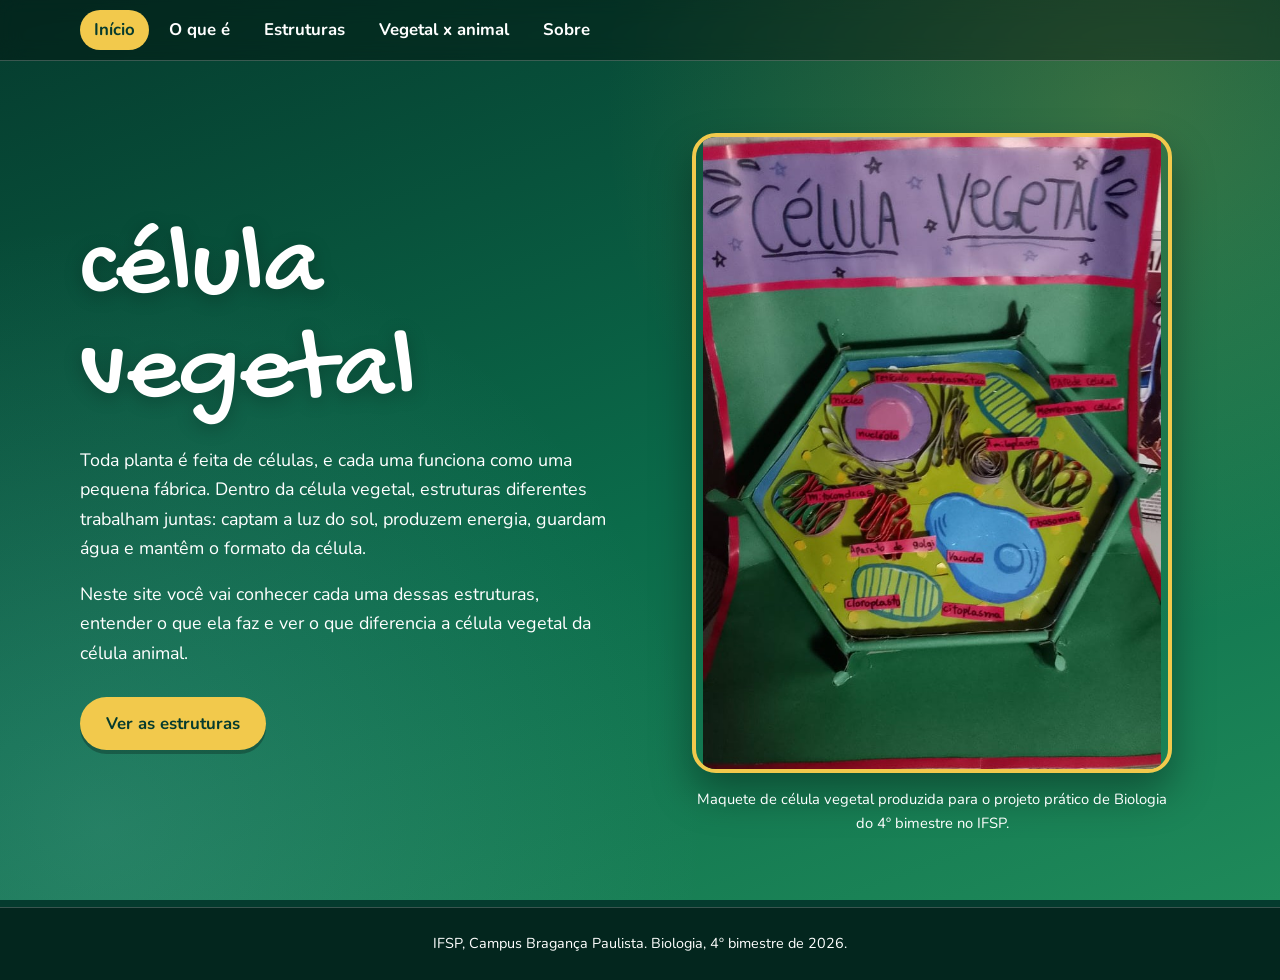
<file: index.html>
<!DOCTYPE html>
<html lang="pt-BR">
<head>
  <meta charset="UTF-8">
  <meta name="viewport" content="width=device-width, initial-scale=1">
  <meta name="description" content="Conheça as estruturas da célula vegetal, o que cada uma faz e o que a diferencia da célula animal.">
  <meta name="theme-color" content="#053B2E">
  <title>Célula vegetal</title>

  <link rel="icon" href="data:image/svg+xml,<svg xmlns=%22http://www.w3.org/2000/svg%22 viewBox=%220 0 100 100%22><text y=%22.9em%22 font-size=%2290%22>🌿</text></svg>">

  <link rel="preconnect" href="https://fonts.googleapis.com">
  <link rel="preconnect" href="https://fonts.gstatic.com" crossorigin>
  <link href="https://fonts.googleapis.com/css2?family=Gochi+Hand&family=Nunito:wght@400;700&display=swap" rel="stylesheet">

  <link rel="stylesheet" href="index.css">
</head>
<body>

  <header class="menu">
    <nav aria-label="Menu principal">
      <a href="index.html" class="ativo" aria-current="page">Início</a>
      <a href="o-que-e.html">O que é</a>
      <a href="estruturas.html">Estruturas</a>
      <a href="comparacao.html">Vegetal x animal</a>
      <a href="sobre.html">Sobre</a>
    </nav>
  </header>

  <main class="inicio">

    <div class="texto">
      <h1>célula vegetal</h1>
      <p>Toda planta é feita de células, e cada uma funciona como uma pequena fábrica. Dentro da célula vegetal, estruturas diferentes trabalham juntas: captam a luz do sol, produzem energia, guardam água e mantêm o formato da célula.</p>
      <p>Neste site você vai conhecer cada uma dessas estruturas, entender o que ela faz e ver o que diferencia a célula vegetal da célula animal.</p>
      <a class="botao" href="estruturas.html">Ver as estruturas</a>
    </div>

    <figure class="ilustracao">
      <img src="imagens/maquete-célula.jpeg" alt="Células vegetais observadas ao microscópio na aula de Biologia">
      <figcaption>Maquete de célula vegetal produzida para o projeto prático de Biologia do 4º bimestre no IFSP.</figcaption>
    </figure>

  </main>

  <footer>IFSP, Campus Bragança Paulista. Biologia, 4º bimestre de 2026.</footer>

</body>
</html>
</file>
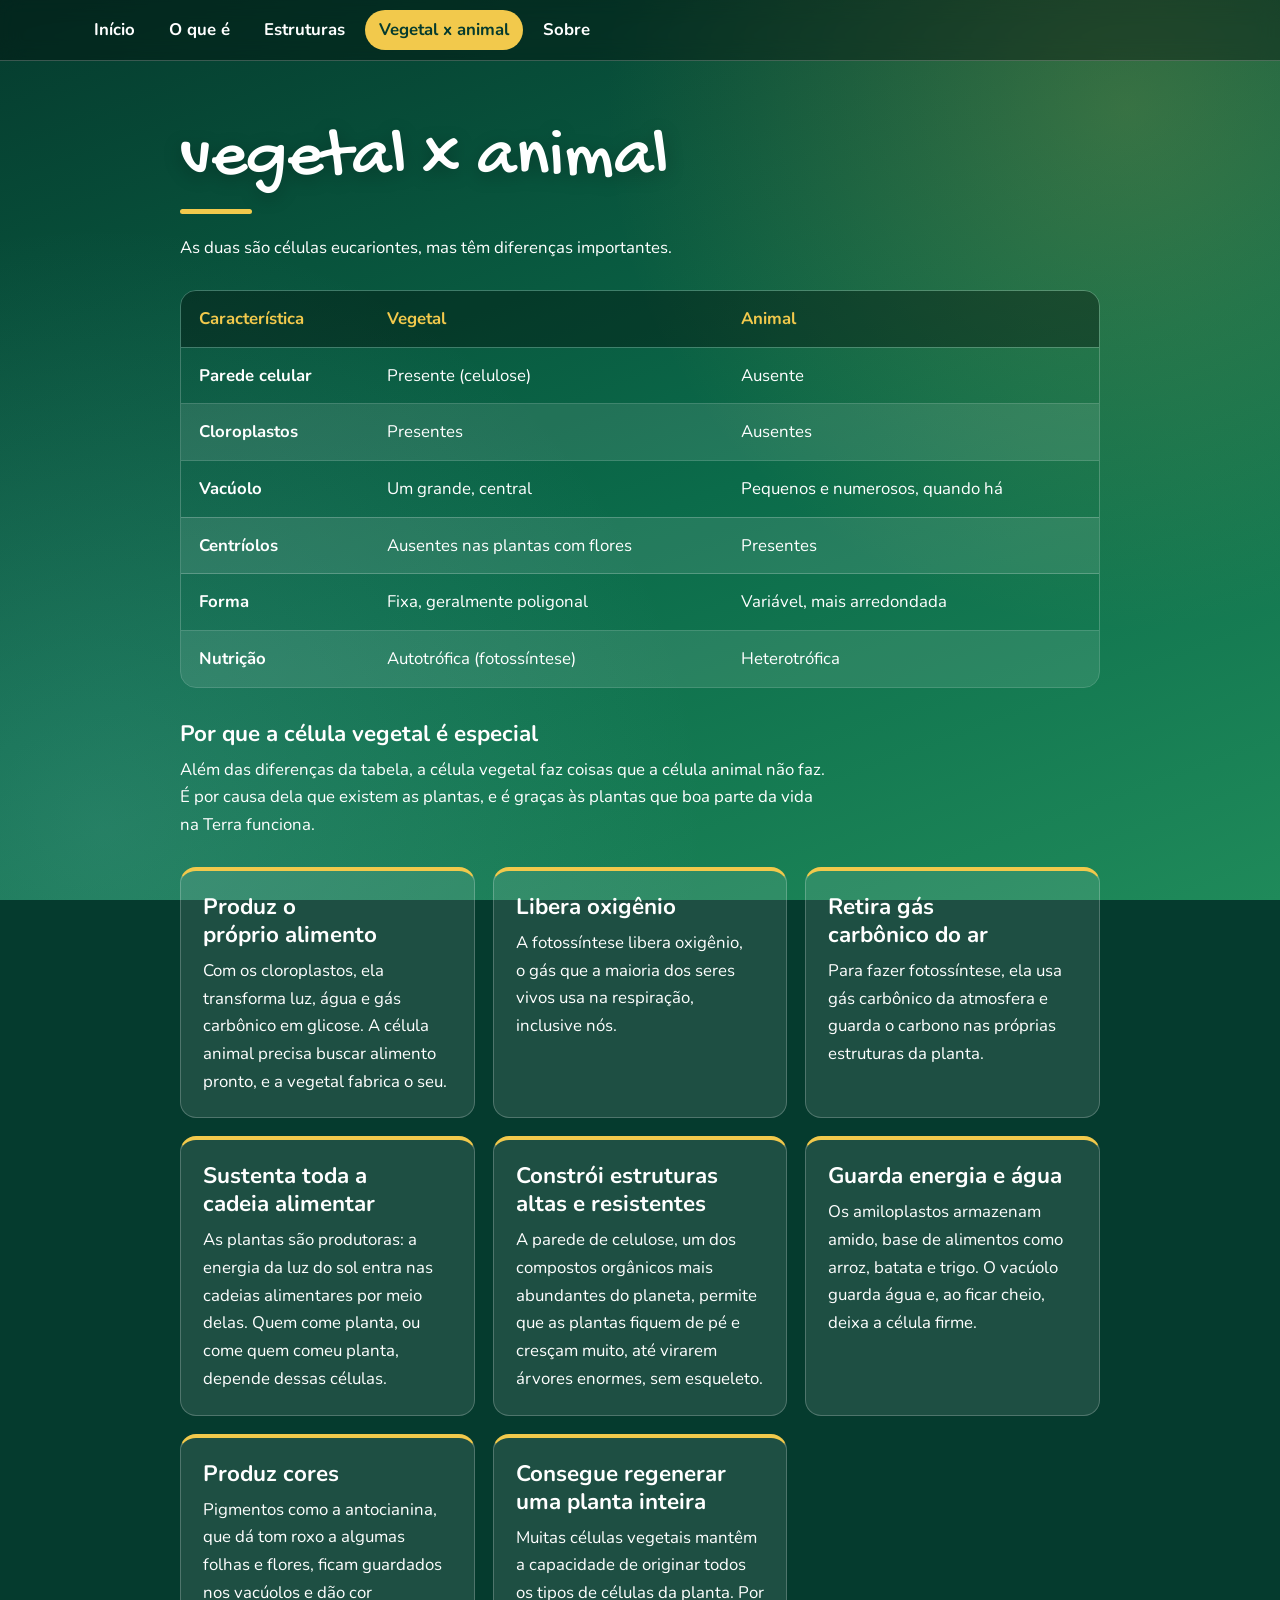
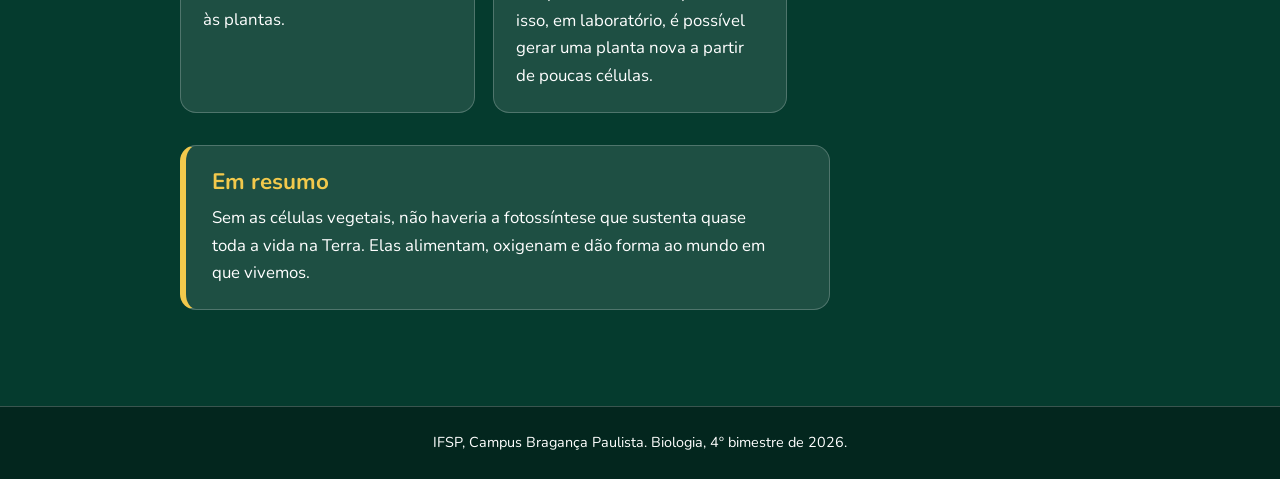
<file: comparacao.html>
<!DOCTYPE html>
<html lang="pt-BR">
<head>
  <meta charset="UTF-8">
  <meta name="viewport" content="width=device-width, initial-scale=1">
  <meta name="theme-color" content="#053B2E">
  <title>Vegetal x animal | Célula vegetal</title>

  <link rel="icon" href="data:image/svg+xml,<svg xmlns=%22http://www.w3.org/2000/svg%22 viewBox=%220 0 100 100%22><text y=%22.9em%22 font-size=%2290%22>🌿</text></svg>">

  <link rel="preconnect" href="https://fonts.googleapis.com">
  <link rel="preconnect" href="https://fonts.gstatic.com" crossorigin>
  <link href="https://fonts.googleapis.com/css2?family=Gochi+Hand&family=Nunito:wght@400;700&display=swap" rel="stylesheet">

  <link rel="stylesheet" href="index.css">
</head>
<body>

  <header class="menu">
    <nav aria-label="Menu principal">
      <a href="index.html">Início</a>
      <a href="o-que-e.html">O que é</a>
      <a href="estruturas.html">Estruturas</a>
      <a href="comparacao.html" class="ativo" aria-current="page">Vegetal x animal</a>
      <a href="sobre.html">Sobre</a>
    </nav>
  </header>

  <main class="conteudo">
    <h1>vegetal x animal</h1>

    <p>As duas são células eucariontes, mas têm diferenças importantes.</p>

    <div class="rolagem">
      <table>
        <thead>
          <tr><th>Característica</th><th>Vegetal</th><th>Animal</th></tr>
        </thead>
        <tbody>
          <tr><td>Parede celular</td><td>Presente (celulose)</td><td>Ausente</td></tr>
          <tr><td>Cloroplastos</td><td>Presentes</td><td>Ausentes</td></tr>
          <tr><td>Vacúolo</td><td>Um grande, central</td><td>Pequenos e numerosos, quando há</td></tr>
          <tr><td>Centríolos</td><td>Ausentes nas plantas com flores</td><td>Presentes</td></tr>
          <tr><td>Forma</td><td>Fixa, geralmente poligonal</td><td>Variável, mais arredondada</td></tr>
          <tr><td>Nutrição</td><td>Autotrófica (fotossíntese)</td><td>Heterotrófica</td></tr>
        </tbody>
      </table>
    </div>

    <section>
      <h2>Por que a célula vegetal é especial</h2>
      <p>Além das diferenças da tabela, a célula vegetal faz coisas que a célula animal não faz. É por causa dela que existem as plantas, e é graças às plantas que boa parte da vida na Terra funciona.</p>

      <div class="cards">

        <article class="card vegetal">
          <h2>Produz o próprio alimento</h2>
          <p>Com os cloroplastos, ela transforma luz, água e gás carbônico em glicose. A célula animal precisa buscar alimento pronto, e a vegetal fabrica o seu.</p>
        </article>

        <article class="card vegetal">
          <h2>Libera oxigênio</h2>
          <p>A fotossíntese libera oxigênio, o gás que a maioria dos seres vivos usa na respiração, inclusive nós.</p>
        </article>

        <article class="card vegetal">
          <h2>Retira gás carbônico do ar</h2>
          <p>Para fazer fotossíntese, ela usa gás carbônico da atmosfera e guarda o carbono nas próprias estruturas da planta.</p>
        </article>

        <article class="card vegetal">
          <h2>Sustenta toda a cadeia alimentar</h2>
          <p>As plantas são produtoras: a energia da luz do sol entra nas cadeias alimentares por meio delas. Quem come planta, ou come quem comeu planta, depende dessas células.</p>
        </article>

        <article class="card vegetal">
          <h2>Constrói estruturas altas e resistentes</h2>
          <p>A parede de celulose, um dos compostos orgânicos mais abundantes do planeta, permite que as plantas fiquem de pé e cresçam muito, até virarem árvores enormes, sem esqueleto.</p>
        </article>

        <article class="card vegetal">
          <h2>Guarda energia e água</h2>
          <p>Os amiloplastos armazenam amido, base de alimentos como arroz, batata e trigo. O vacúolo guarda água e, ao ficar cheio, deixa a célula firme.</p>
        </article>

        <article class="card vegetal">
          <h2>Produz cores</h2>
          <p>Pigmentos como a antocianina, que dá tom roxo a algumas folhas e flores, ficam guardados nos vacúolos e dão cor às plantas.</p>
        </article>

        <article class="card vegetal">
          <h2>Consegue regenerar uma planta inteira</h2>
          <p>Muitas células vegetais mantêm a capacidade de originar todos os tipos de células da planta. Por isso, em laboratório, é possível gerar uma planta nova a partir de poucas células.</p>
        </article>

      </div>

      <aside class="curiosidade">
        <h2>Em resumo</h2>
        <p>Sem as células vegetais, não haveria a fotossíntese que sustenta quase toda a vida na Terra. Elas alimentam, oxigenam e dão forma ao mundo em que vivemos.</p>
      </aside>
    </section>
  </main>

  <footer>IFSP, Campus Bragança Paulista. Biologia, 4º bimestre de 2026.</footer>

</body>
</html>
</file>
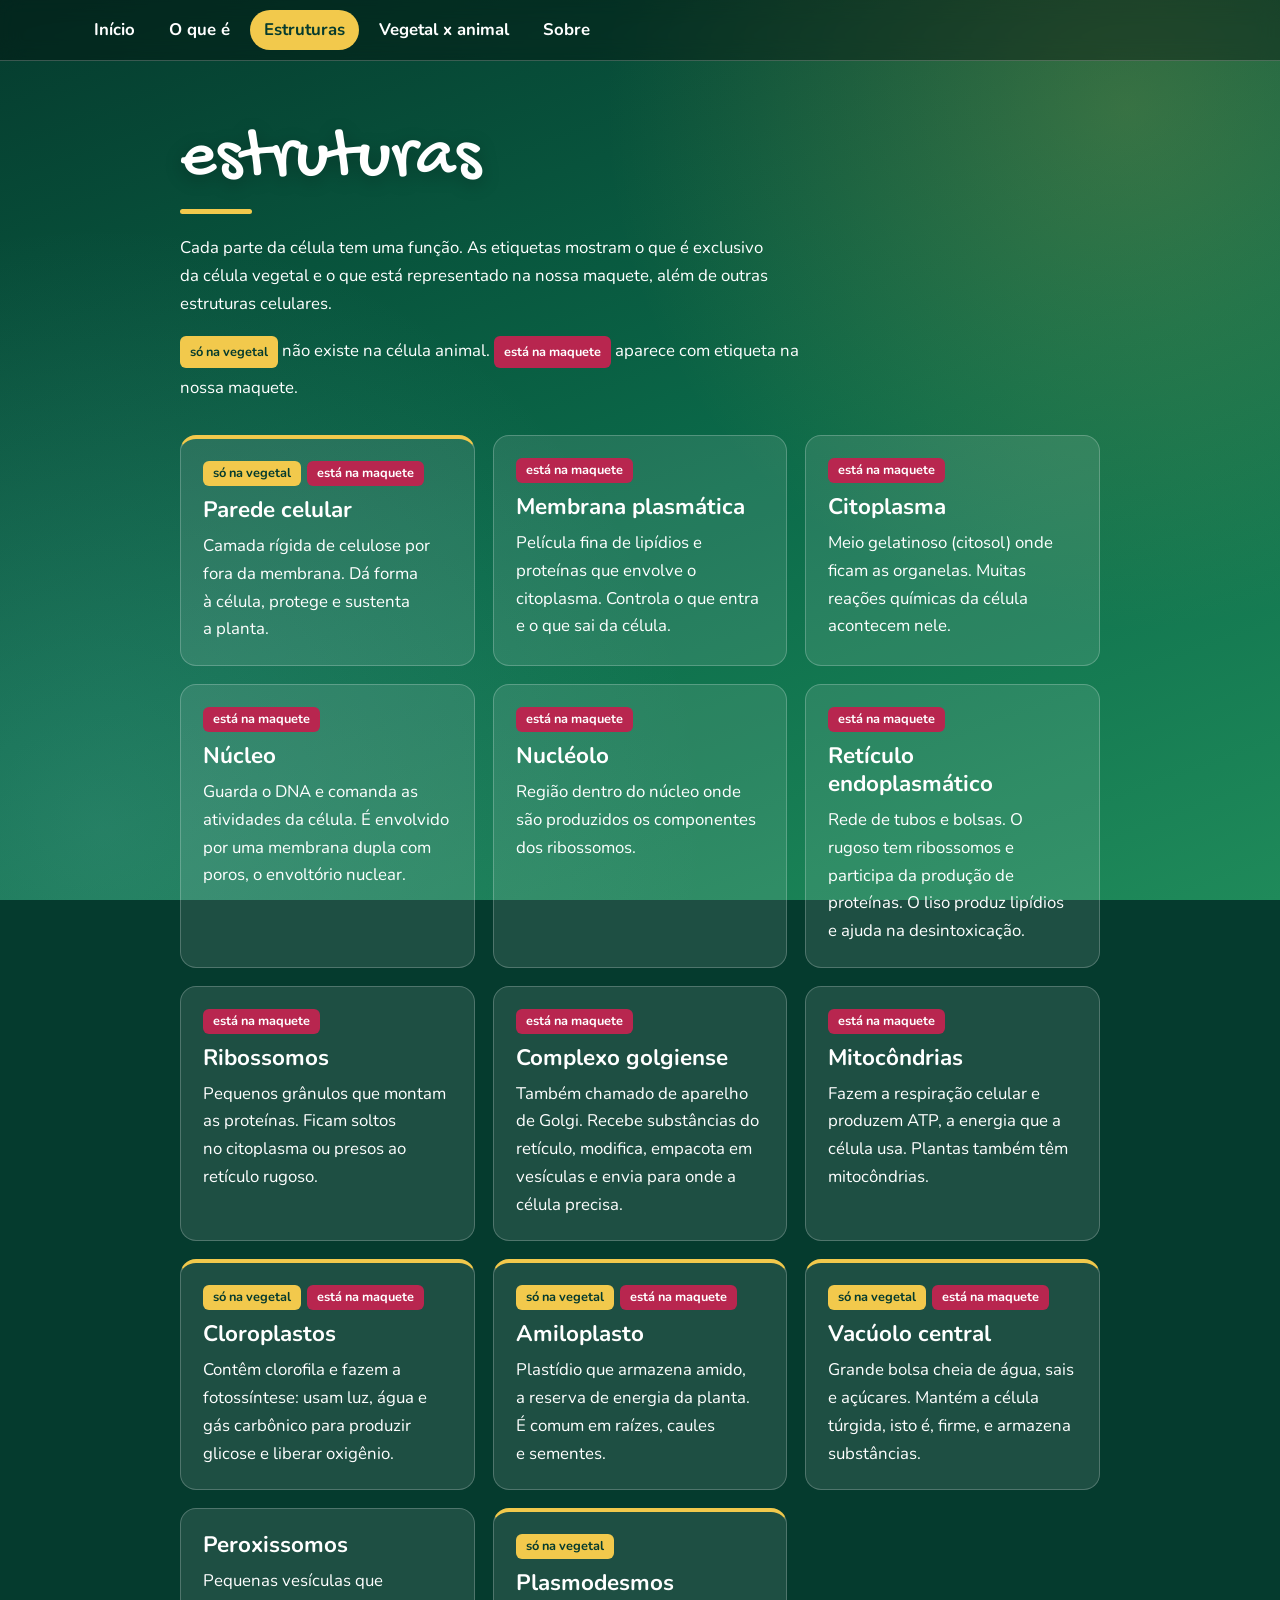
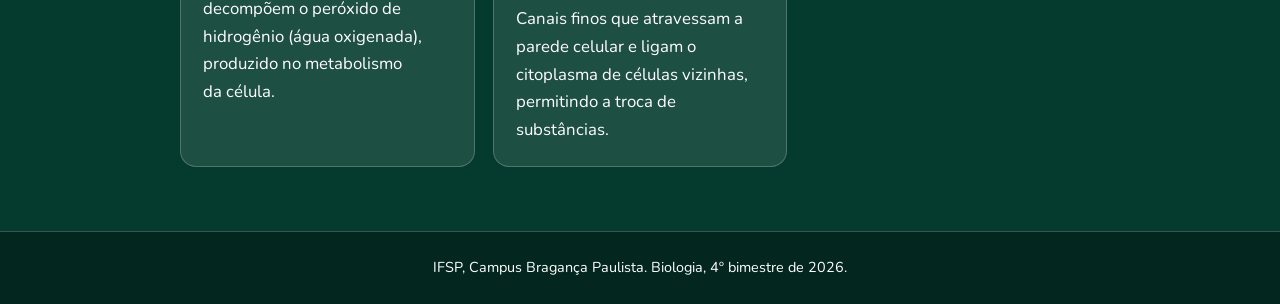
<file: estruturas.html>
<!DOCTYPE html>
<html lang="pt-BR">
<head>
  <meta charset="UTF-8">
  <meta name="viewport" content="width=device-width, initial-scale=1">
  <meta name="theme-color" content="#053B2E">
  <title>Estruturas | Célula vegetal</title>

  <link rel="icon" href="data:image/svg+xml,<svg xmlns=%22http://www.w3.org/2000/svg%22 viewBox=%220 0 100 100%22><text y=%22.9em%22 font-size=%2290%22>🌿</text></svg>">

  <link rel="preconnect" href="https://fonts.googleapis.com">
  <link rel="preconnect" href="https://fonts.gstatic.com" crossorigin>
  <link href="https://fonts.googleapis.com/css2?family=Gochi+Hand&family=Nunito:wght@400;700&display=swap" rel="stylesheet">

  <link rel="stylesheet" href="index.css">
</head>
<body>

  <header class="menu">
    <nav aria-label="Menu principal">
      <a href="index.html">Início</a>
      <a href="o-que-e.html">O que é</a>
      <a href="estruturas.html" class="ativo" aria-current="page">Estruturas</a>
      <a href="comparacao.html">Vegetal x animal</a>
      <a href="sobre.html">Sobre</a>
    </nav>
  </header>

  <main class="conteudo">
    <h1>estruturas</h1>

    <p>Cada parte da célula tem uma função. As etiquetas mostram o que é exclusivo da célula vegetal e o que está representado na nossa maquete, além de outras estruturas celulares.</p>

    <p class="legenda-tags">
      <span class="tag">só na vegetal</span> não existe na célula animal.
      <span class="tag maquete">está na maquete</span> aparece com etiqueta na nossa maquete.
    </p>

    <div class="cards">

      <article class="card vegetal">
        <div class="tags">
          <span class="tag">só na vegetal</span>
          <span class="tag maquete">está na maquete</span>
        </div>
        <h2>Parede celular</h2>
        <p>Camada rígida de celulose por fora da membrana. Dá forma à célula, protege e sustenta a planta.</p>
      </article>

      <article class="card">
        <div class="tags">
          <span class="tag maquete">está na maquete</span>
        </div>
        <h2>Membrana plasmática</h2>
        <p>Película fina de lipídios e proteínas que envolve o citoplasma. Controla o que entra e o que sai da célula.</p>
      </article>

      <article class="card">
        <div class="tags">
          <span class="tag maquete">está na maquete</span>
        </div>
        <h2>Citoplasma</h2>
        <p>Meio gelatinoso (citosol) onde ficam as organelas. Muitas reações químicas da célula acontecem nele.</p>
      </article>

      <article class="card">
        <div class="tags">
          <span class="tag maquete">está na maquete</span>
        </div>
        <h2>Núcleo</h2>
        <p>Guarda o DNA e comanda as atividades da célula. É envolvido por uma membrana dupla com poros, o envoltório nuclear.</p>
      </article>

      <article class="card">
        <div class="tags">
          <span class="tag maquete">está na maquete</span>
        </div>
        <h2>Nucléolo</h2>
        <p>Região dentro do núcleo onde são produzidos os componentes dos ribossomos.</p>
      </article>

      <article class="card">
        <div class="tags">
          <span class="tag maquete">está na maquete</span>
        </div>
        <h2>Retículo endoplasmático</h2>
        <p>Rede de tubos e bolsas. O rugoso tem ribossomos e participa da produção de proteínas. O liso produz lipídios e ajuda na desintoxicação.</p>
      </article>

      <article class="card">
        <div class="tags">
          <span class="tag maquete">está na maquete</span>
        </div>
        <h2>Ribossomos</h2>
        <p>Pequenos grânulos que montam as proteínas. Ficam soltos no citoplasma ou presos ao retículo rugoso.</p>
      </article>

      <article class="card">
        <div class="tags">
          <span class="tag maquete">está na maquete</span>
        </div>
        <h2>Complexo golgiense</h2>
        <p>Também chamado de aparelho de Golgi. Recebe substâncias do retículo, modifica, empacota em vesículas e envia para onde a célula precisa.</p>
      </article>

      <article class="card">
        <div class="tags">
          <span class="tag maquete">está na maquete</span>
        </div>
        <h2>Mitocôndrias</h2>
        <p>Fazem a respiração celular e produzem ATP, a energia que a célula usa. Plantas também têm mitocôndrias.</p>
      </article>

      <article class="card vegetal">
        <div class="tags">
          <span class="tag">só na vegetal</span>
          <span class="tag maquete">está na maquete</span>
        </div>
        <h2>Cloroplastos</h2>
        <p>Contêm clorofila e fazem a fotossíntese: usam luz, água e gás carbônico para produzir glicose e liberar oxigênio.</p>
      </article>

      <article class="card vegetal">
        <div class="tags">
          <span class="tag">só na vegetal</span>
          <span class="tag maquete">está na maquete</span>
        </div>
        <h2>Amiloplasto</h2>
        <p>Plastídio que armazena amido, a reserva de energia da planta. É comum em raízes, caules e sementes.</p>
      </article>

      <article class="card vegetal">
        <div class="tags">
          <span class="tag">só na vegetal</span>
          <span class="tag maquete">está na maquete</span>
        </div>
        <h2>Vacúolo central</h2>
        <p>Grande bolsa cheia de água, sais e açúcares. Mantém a célula túrgida, isto é, firme, e armazena substâncias.</p>
      </article>

      <article class="card">
        <h2>Peroxissomos</h2>
        <p>Pequenas vesículas que decompõem o peróxido de hidrogênio (água oxigenada), produzido no metabolismo da célula.</p>
      </article>

      <article class="card vegetal">
        <div class="tags">
          <span class="tag">só na vegetal</span>
        </div>
        <h2>Plasmodesmos</h2>
        <p>Canais finos que atravessam a parede celular e ligam o citoplasma de células vizinhas, permitindo a troca de substâncias.</p>
      </article>

    </div>
  </main>

  <footer>IFSP, Campus Bragança Paulista. Biologia, 4º bimestre de 2026.</footer>

</body>
</html>
</file>
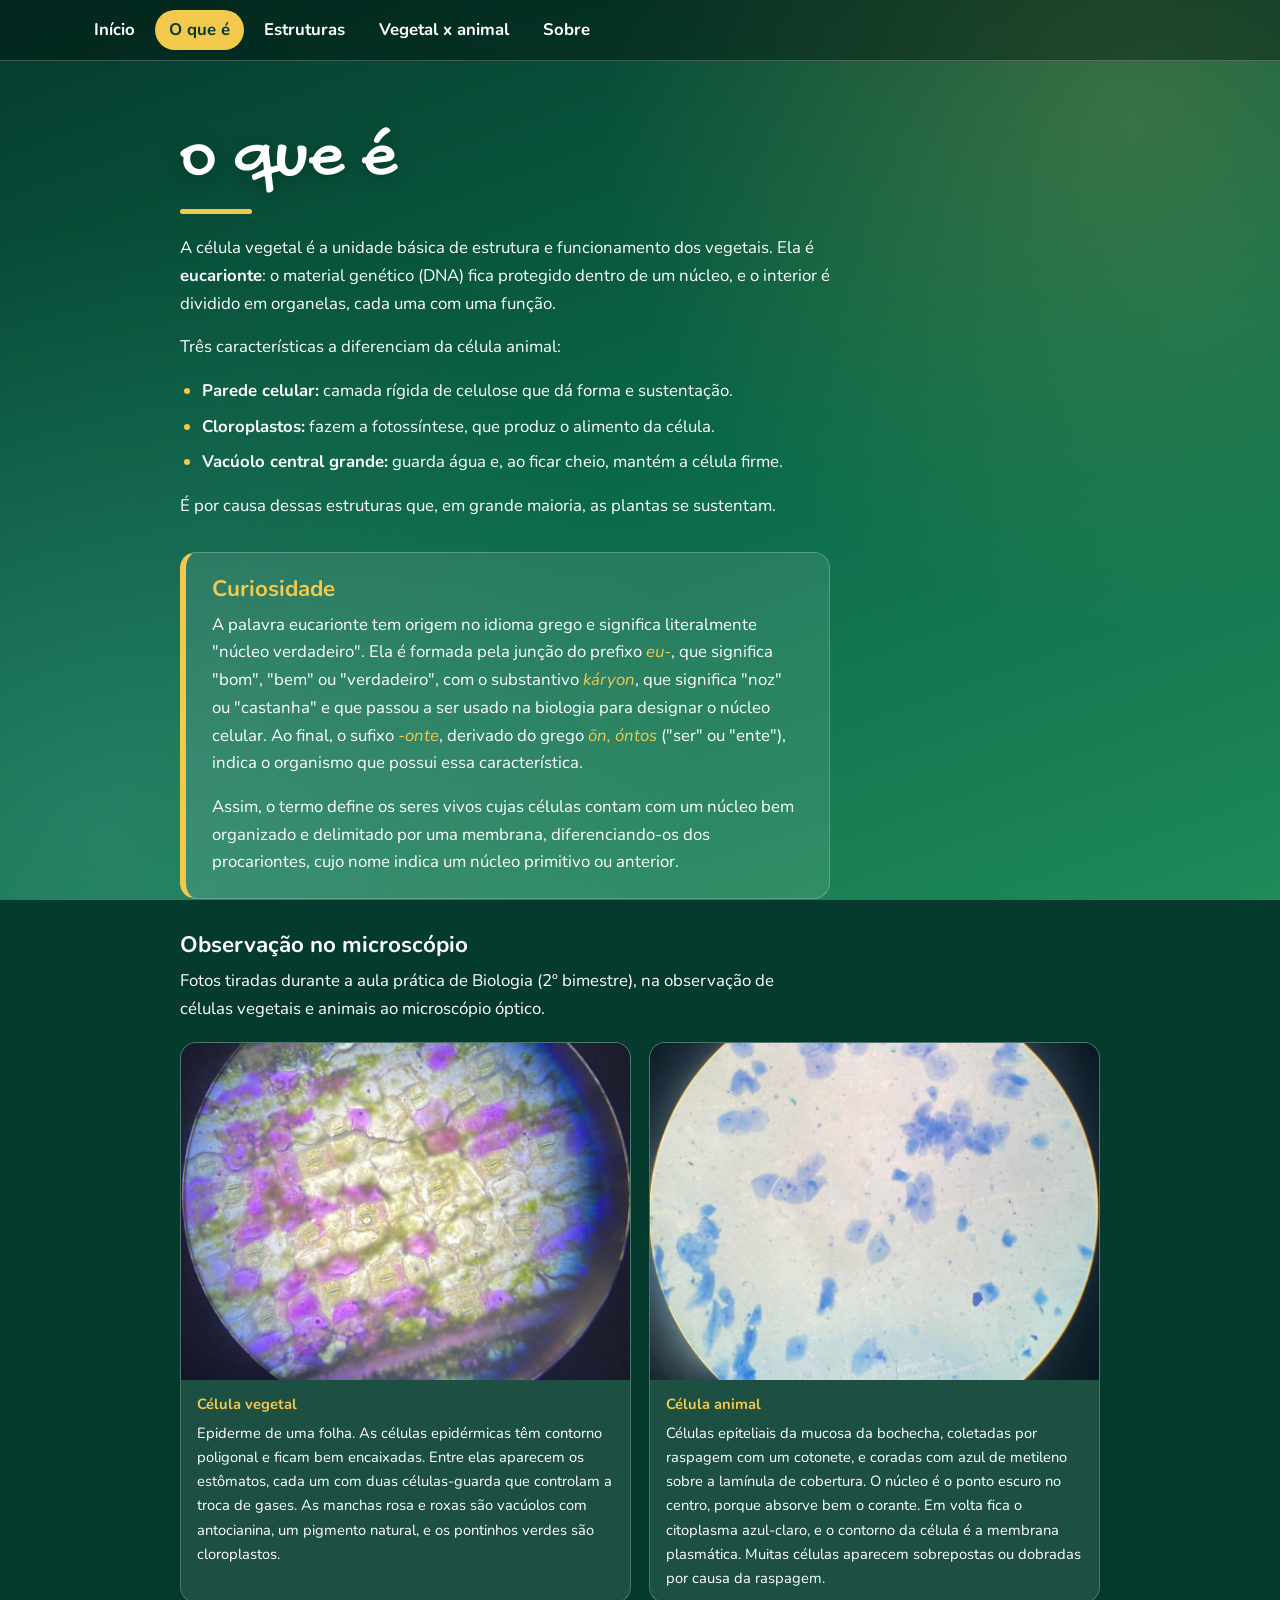
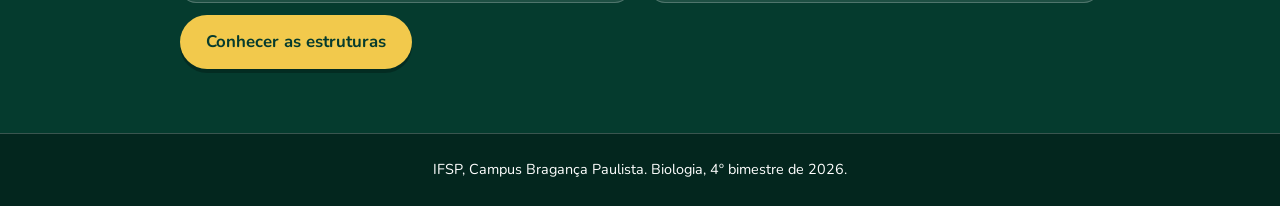
<file: o-que-e.html>
<!DOCTYPE html>
<html lang="pt-BR">
<head>
  <meta charset="UTF-8">
  <meta name="viewport" content="width=device-width, initial-scale=1">
  <meta name="theme-color" content="#053B2E">
  <title>O que é | Célula vegetal</title>

  <link rel="icon" href="data:image/svg+xml,<svg xmlns=%22http://www.w3.org/2000/svg%22 viewBox=%220 0 100 100%22><text y=%22.9em%22 font-size=%2290%22>🌿</text></svg>">

  <link rel="preconnect" href="https://fonts.googleapis.com">
  <link rel="preconnect" href="https://fonts.gstatic.com" crossorigin>
  <link href="https://fonts.googleapis.com/css2?family=Gochi+Hand&family=Nunito:wght@400;700&display=swap" rel="stylesheet">

  <link rel="stylesheet" href="index.css">
</head>
<body>

  <header class="menu">
    <nav aria-label="Menu principal">
      <a href="index.html">Início</a>
      <a href="o-que-e.html" class="ativo" aria-current="page">O que é</a>
      <a href="estruturas.html">Estruturas</a>
      <a href="comparacao.html">Vegetal x animal</a>
      <a href="sobre.html">Sobre</a>
    </nav>
  </header>

  <main class="conteudo">
    <h1>o que é</h1>

    <p>A célula vegetal é a unidade básica de estrutura e funcionamento dos vegetais. Ela é <strong>eucarionte</strong>: o material genético (DNA) fica protegido dentro de um núcleo, e o interior é dividido em organelas, cada uma com uma função.</p>

    <p>Três características a diferenciam da célula animal:</p>
    <ul>
      <li><strong>Parede celular:</strong> camada rígida de celulose que dá forma e sustentação.</li>
      <li><strong>Cloroplastos:</strong> fazem a fotossíntese, que produz o alimento da célula.</li>
      <li><strong>Vacúolo central grande:</strong> guarda água e, ao ficar cheio, mantém a célula firme.</li>
    </ul>

    <p>É por causa dessas estruturas que, em grande maioria, as plantas se sustentam.</p>

    <aside class="curiosidade">
      <h2>Curiosidade</h2>
      <p>A palavra eucarionte tem origem no idioma grego e significa literalmente "núcleo verdadeiro". Ela é formada pela junção do prefixo <em>eu-</em>, que significa "bom", "bem" ou "verdadeiro", com o substantivo <em>káryon</em>, que significa "noz" ou "castanha" e que passou a ser usado na biologia para designar o núcleo celular. Ao final, o sufixo <em>-onte</em>, derivado do grego <em>ōn, óntos</em> ("ser" ou "ente"), indica o organismo que possui essa característica.</p>
      <p>Assim, o termo define os seres vivos cujas células contam com um núcleo bem organizado e delimitado por uma membrana, diferenciando-os dos procariontes, cujo nome indica um núcleo primitivo ou anterior.</p>
    </aside>

    <section>
      <h2>Observação no microscópio</h2>
      <p>Fotos tiradas durante a aula prática de Biologia (2º bimestre), na observação de células vegetais e animais ao microscópio óptico.</p>

      <div class="galeria duas">
        <figure>
          <a href="imagens/célula-folha.jpg" target="_blank" rel="noopener">
            <img src="imagens/célula-folha.jpg" alt="Células da epiderme de uma folha ao microscópio, com estômatos e manchas rosa e roxas" loading="lazy">
          </a>
          <figcaption>
            <strong>Célula vegetal</strong>
            Epiderme de uma folha. As células epidérmicas têm contorno poligonal e ficam bem encaixadas. Entre elas aparecem os estômatos, cada um com duas células-guarda que controlam a troca de gases. As manchas rosa e roxas são vacúolos com antocianina, um pigmento natural, e os pontinhos verdes são cloroplastos.
          </figcaption>
        </figure>

        <figure>
          <a href="imagens/célula-animal.jpg" target="_blank" rel="noopener">
            <img src="imagens/célula-animal.jpg" alt="Células da mucosa da bochecha ao microscópio, com núcleos escuros e citoplasma azul-claro" loading="lazy">
          </a>
          <figcaption>
            <strong>Célula animal</strong>
            Células epiteliais da mucosa da bochecha, coletadas por raspagem com um cotonete, e coradas com azul de metileno sobre a lamínula de cobertura. O núcleo é o ponto escuro no centro, porque absorve bem o corante. Em volta fica o citoplasma azul-claro, e o contorno da célula é a membrana plasmática. Muitas células aparecem sobrepostas ou dobradas por causa da raspagem.
          </figcaption>
        </figure>
      </div>
    </section>

    <a class="botao" href="estruturas.html">Conhecer as estruturas</a>
  </main>

  <footer>IFSP, Campus Bragança Paulista. Biologia, 4º bimestre de 2026.</footer>

</body>
</html>
</file>
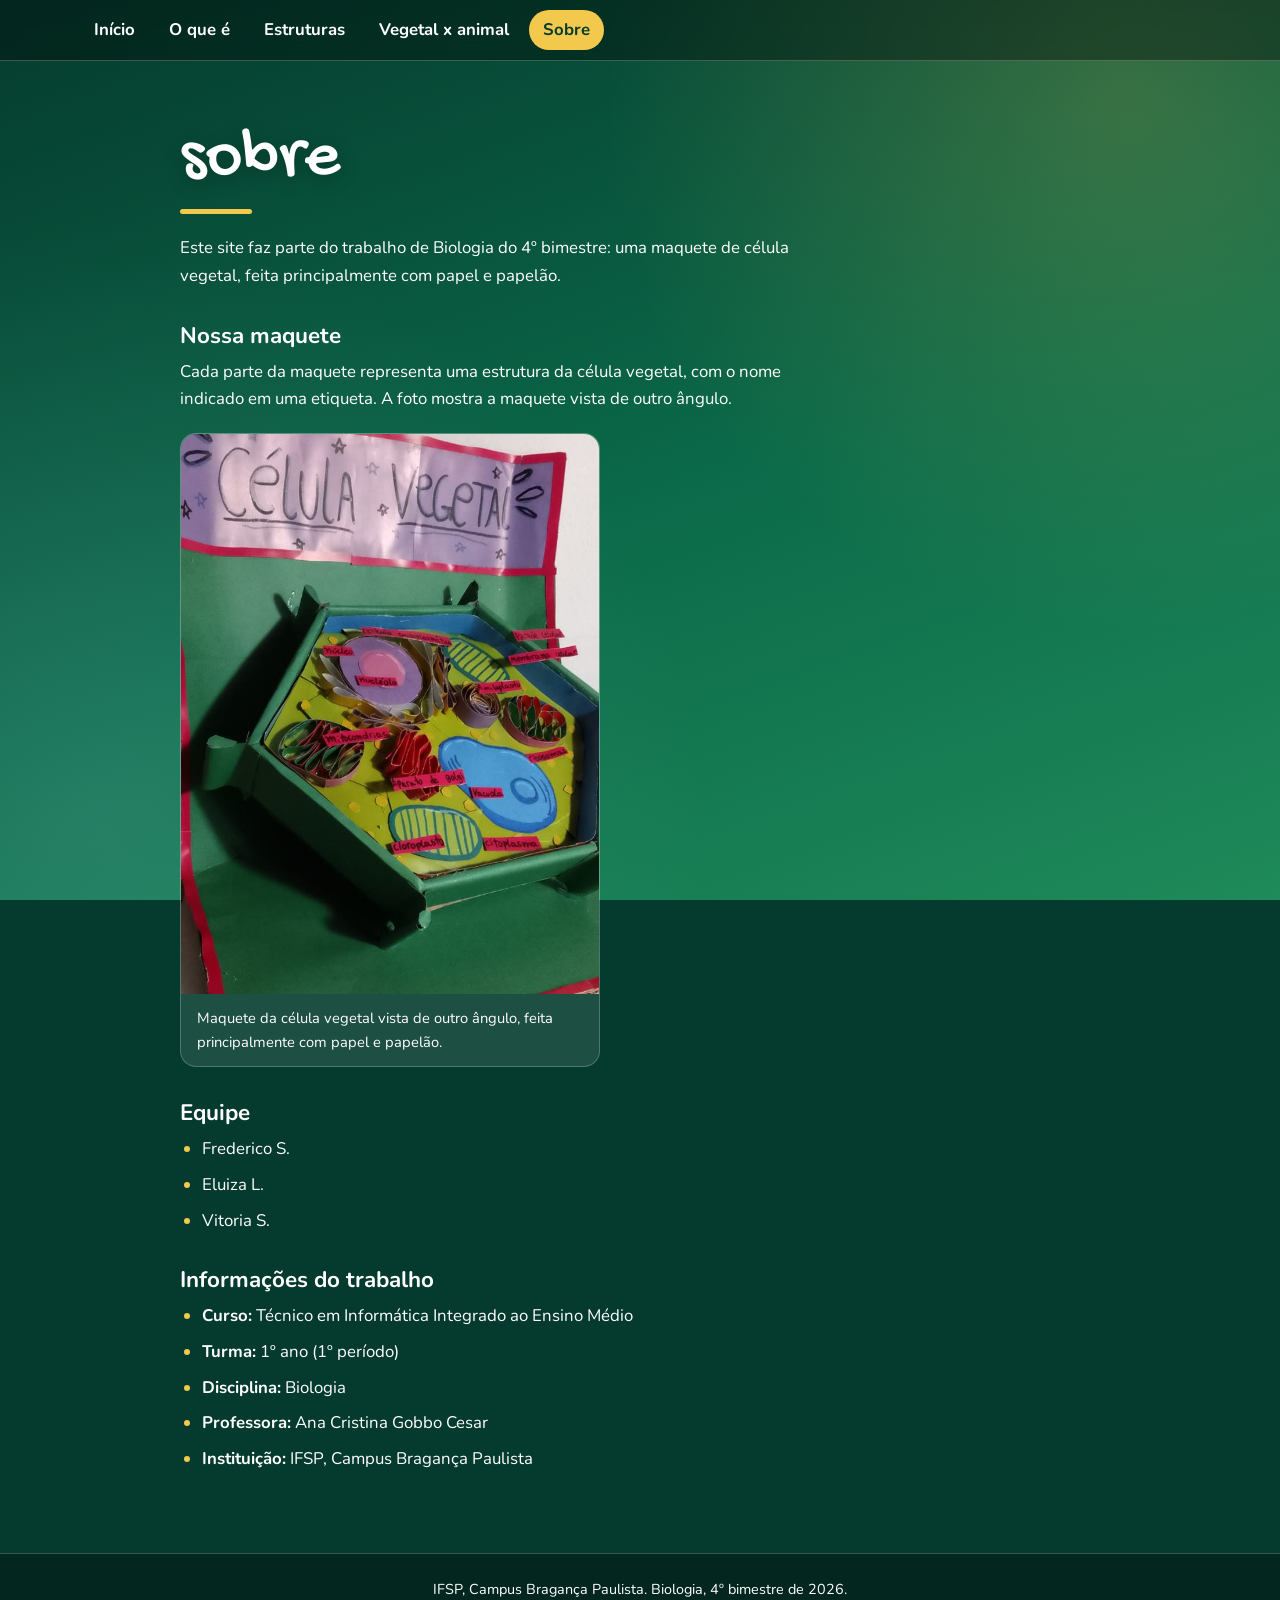
<file: sobre.html>
<!DOCTYPE html>
<html lang="pt-BR">
<head>
  <meta charset="UTF-8">
  <meta name="viewport" content="width=device-width, initial-scale=1">
  <meta name="robots" content="noindex">
  <meta name="theme-color" content="#053B2E">
  <title>Sobre | Célula vegetal</title>

  <link rel="icon" href="data:image/svg+xml,<svg xmlns=%22http://www.w3.org/2000/svg%22 viewBox=%220 0 100 100%22><text y=%22.9em%22 font-size=%2290%22>🌿</text></svg>">

  <link rel="preconnect" href="https://fonts.googleapis.com">
  <link rel="preconnect" href="https://fonts.gstatic.com" crossorigin>
  <link href="https://fonts.googleapis.com/css2?family=Gochi+Hand&family=Nunito:wght@400;700&display=swap" rel="stylesheet">

  <link rel="stylesheet" href="index.css">
</head>
<body>

  <header class="menu">
    <nav aria-label="Menu principal">
      <a href="index.html">Início</a>
      <a href="o-que-e.html">O que é</a>
      <a href="estruturas.html">Estruturas</a>
      <a href="comparacao.html">Vegetal x animal</a>
      <a href="sobre.html" class="ativo" aria-current="page">Sobre</a>
    </nav>
  </header>

  <main class="conteudo">
    <h1>sobre</h1>

    <p>Este site faz parte do trabalho de Biologia do 4º bimestre: uma maquete de célula vegetal, feita principalmente com papel e papelão.</p>

    <h2>Nossa maquete</h2>
    <p>Cada parte da maquete representa uma estrutura da célula vegetal, com o nome indicado em uma etiqueta. A foto mostra a maquete vista de outro ângulo.</p>

    <figure class="destaque retrato">
      <a href="imagens/maquete-célula2.jpeg" target="_blank" rel="noopener">
        <img src="imagens/maquete-célula2.jpeg" alt="Maquete de célula vegetal vista de outra perspectiva, com as estruturas etiquetadas" loading="lazy">
      </a>
      <figcaption>Maquete da célula vegetal vista de outro ângulo, feita principalmente com papel e papelão.</figcaption>
    </figure>

    <h2>Equipe</h2>
    <ul>
      <li>Frederico S.</li>
      <li>Eluiza L.</li>
      <li>Vitoria S.</li>
    </ul>

    <h2>Informações do trabalho</h2>
    <ul>
      <li><strong>Curso:</strong> Técnico em Informática Integrado ao Ensino Médio</li>
      <li><strong>Turma:</strong> 1º ano (1º período)</li>
      <li><strong>Disciplina:</strong> Biologia</li>
      <li><strong>Professora:</strong> Ana Cristina Gobbo Cesar</li>
      <li><strong>Instituição:</strong> IFSP, Campus Bragança Paulista</li>
    </ul>
  </main>

  <footer>IFSP, Campus Bragança Paulista. Biologia, 4º bimestre de 2026.</footer>

</body>
</html>
</file>
<file: index.css>
:root {
  --verde-escuro: #053B2E;
  --verde-medio: #0B6B4A;
  --verde-claro: #1F8A5A;
  --amarelo: #F2C94C;
  --azul-agua: #9ED0DE;
  --rosa: #B8264F;
  --branco: #FFFFFF;

  --vidro: rgba(255, 255, 255, 0.10);
  --vidro-forte: rgba(255, 255, 255, 0.16);
  --vidro-borda: rgba(255, 255, 255, 0.22);
  --sombra-escura: rgba(0, 0, 0, 0.35);

  --fonte-texto: "Nunito", system-ui, sans-serif;
  --fonte-titulo: "Gochi Hand", "Comic Sans MS", cursive;

  --raio: 16px;
  --largura-max: 1000px;
  --margem: clamp(20px, 5vw, 40px);
}

*,
*::before,
*::after {
  box-sizing: border-box;
}

html {
  color-scheme: dark;
}

body {
  margin: 0;
  min-height: 100vh;
  min-height: 100dvh;
  display: flex;
  flex-direction: column;
  font-family: var(--fonte-texto);
  font-size: 1.05rem;
  line-height: 1.65;
  color: var(--branco);
  background: var(--verde-escuro);
  -webkit-font-smoothing: antialiased;
}

body::before {
  content: "";
  position: fixed;
  inset: 0;
  z-index: -1;
  background:
    radial-gradient(circle at 88% 12%, rgba(242, 201, 76, 0.20), transparent 38%),
    radial-gradient(circle at 8% 92%, rgba(158, 208, 222, 0.16), transparent 42%),
    linear-gradient(160deg, var(--verde-escuro) 0%, var(--verde-medio) 55%, var(--verde-claro) 100%);
}

::selection {
  background: var(--amarelo);
  color: var(--verde-escuro);
}

:focus-visible {
  outline: 3px solid var(--amarelo);
  outline-offset: 3px;
  border-radius: 4px;
}

.menu {
  position: sticky;
  top: 0;
  z-index: 10;
  background: var(--sombra-escura);
  -webkit-backdrop-filter: blur(10px);
  backdrop-filter: blur(10px);
  border-bottom: 1px solid var(--vidro-borda);
}

.menu nav {
  display: flex;
  flex-wrap: wrap;
  gap: 6px;
  max-width: 1200px;
  margin: 0 auto;
  padding: 10px var(--margem);
}

.menu a {
  padding: 6px 14px;
  color: var(--branco);
  text-decoration: none;
  font-weight: 700;
  border-radius: 999px;
  transition: background 0.2s, color 0.2s;
}

.menu a:hover {
  background: var(--vidro-forte);
}

.menu a.ativo {
  background: var(--amarelo);
  color: var(--verde-escuro);
}

h1 {
  margin: 0 0 20px;
  font-family: var(--fonte-titulo);
  font-weight: 400;
  line-height: 1;
  text-shadow: 0 4px 18px rgba(0, 0, 0, 0.25);
  text-wrap: balance;
}

h2 {
  margin: 0 0 8px;
  font-size: 1.4rem;
  line-height: 1.25;
  text-wrap: balance;
}

p {
  margin: 0 0 16px;
  text-wrap: pretty;
}

.inicio {
  flex: 1;
  display: grid;
  grid-template-columns: 1fr 1fr;
  gap: 48px;
  align-items: center;
  width: 100%;
  max-width: 1200px;
  margin: 0 auto;
  padding: clamp(40px, 8vw, 72px) var(--margem);
}

.inicio h1 {
  font-size: clamp(3.2rem, 9vw, 6.5rem);
}

.inicio .texto {
  animation: entrar 0.7s ease-out both;
}

.inicio .texto p {
  max-width: 52ch;
  font-size: 1.12rem;
}

.ilustracao {
  margin: 0;
  background: none;
  border: 0;
  border-radius: 0;
  overflow: visible;
}

.ilustracao img {
  display: block;
  width: 100%;
  max-width: 480px;
  aspect-ratio: 3 / 4;
  object-fit: contain;
  margin: 0 auto;
  border-radius: 24px;
  border: 4px solid var(--amarelo);
  box-shadow: 0 20px 40px rgba(0, 0, 0, 0.35);
}

.ilustracao figcaption {
  max-width: 480px;
  margin: 14px auto 0;
  padding: 0;
  font-size: 0.92rem;
  text-align: center;
}

.conteudo {
  flex: 1;
  width: 100%;
  max-width: var(--largura-max);
  margin: 0 auto;
  padding: clamp(40px, 7vw, 64px) var(--margem);
  animation: entrar 0.6s ease-out both;
}

.conteudo h1 {
  font-size: clamp(2.8rem, 7vw, 4.4rem);
}

.conteudo h1::after {
  content: "";
  display: block;
  width: 72px;
  height: 5px;
  margin-top: 14px;
  background: var(--amarelo);
  border-radius: 999px;
}

.conteudo p,
.conteudo ul {
  max-width: 65ch;
}

.conteudo ul {
  margin: 0 0 16px;
  padding-left: 22px;
}

.conteudo li {
  margin-bottom: 8px;
}

.conteudo li::marker {
  color: var(--amarelo);
}

.conteudo h2 {
  margin-top: 32px;
}

.botao {
  display: inline-block;
  margin-top: 12px;
  padding: 13px 26px;
  background: var(--amarelo);
  color: var(--verde-escuro);
  font-weight: 700;
  text-decoration: none;
  border-radius: 999px;
  box-shadow: 0 4px 0 rgba(0, 0, 0, 0.25);
  transition: transform 0.15s, background 0.15s, box-shadow 0.15s;
}

.botao:hover {
  background: var(--branco);
  transform: translateY(-2px);
  box-shadow: 0 6px 0 rgba(0, 0, 0, 0.25);
}

.botao:active {
  transform: translateY(2px);
  box-shadow: 0 2px 0 rgba(0, 0, 0, 0.25);
}

.cards {
  display: grid;
  grid-template-columns: repeat(auto-fill, minmax(260px, 1fr));
  gap: 18px;
  margin-top: 28px;
}

.card {
  padding: 22px;
  background: var(--vidro);
  border: 1px solid var(--vidro-borda);
  border-radius: var(--raio);
  transition: transform 0.2s, background 0.2s, border-color 0.2s;
}

.card.vegetal {
  border-top: 4px solid var(--amarelo);
}

.card:hover {
  transform: translateY(-4px);
  background: var(--vidro-forte);
  border-color: var(--amarelo);
}

.card h2 {
  margin-top: 0;
}

.card p {
  margin-bottom: 0;
}

.tags {
  display: flex;
  flex-wrap: wrap;
  gap: 6px;
  margin-bottom: 10px;
}

.tag {
  display: inline-block;
  padding: 2px 10px;
  background: var(--amarelo);
  color: var(--verde-escuro);
  font-size: 0.8rem;
  font-weight: 700;
  border-radius: 6px;
}

.tag.maquete {
  background: var(--rosa);
  color: var(--branco);
}

.legenda-tags {
  line-height: 2.2;
}

.rolagem {
  margin-top: 28px;
  overflow-x: auto;
  border: 1px solid var(--vidro-borda);
  border-radius: var(--raio);
}

table {
  width: 100%;
  min-width: 520px;
  border-collapse: collapse;
}

th,
td {
  padding: 14px 18px;
  text-align: left;
  border-bottom: 1px solid var(--vidro-borda);
}

th {
  background: var(--sombra-escura);
  color: var(--amarelo);
}

tbody tr {
  transition: background 0.2s;
}

tbody tr:nth-child(even) {
  background: var(--vidro);
}

tbody tr:hover {
  background: var(--vidro-forte);
}

tbody tr:last-child td {
  border-bottom: 0;
}

td:first-child {
  font-weight: 700;
}

.galeria {
  display: grid;
  grid-template-columns: repeat(auto-fill, minmax(280px, 1fr));
  gap: 18px;
  margin-top: 20px;
}

figure {
  margin: 0;
  background: var(--vidro);
  border: 1px solid var(--vidro-borda);
  border-radius: var(--raio);
  overflow: hidden;
}

figure a {
  display: block;
}

figure img {
  display: block;
  width: 100%;
  aspect-ratio: 4 / 3;
  object-fit: cover;
  transition: transform 0.3s;
}

figure a:hover img {
  transform: scale(1.04);
}

figcaption {
  padding: 12px 16px;
  font-size: 0.92rem;
}

figcaption strong {
  display: block;
  margin-bottom: 4px;
  color: var(--amarelo);
}

.destaque {
  max-width: 640px;
  margin-top: 20px;
  margin-bottom: 16px;
}

.destaque img {
  aspect-ratio: auto;
}

.galeria.duas {
  grid-template-columns: repeat(2, 1fr);
}

.curiosidade {
  max-width: 65ch;
  margin: 32px 0;
  padding: 22px 26px;
  background: var(--vidro);
  border: 1px solid var(--vidro-borda);
  border-left: 6px solid var(--amarelo);
  border-radius: var(--raio);
}

.curiosidade h2 {
  margin-top: 0;
  color: var(--amarelo);
}

.curiosidade p:last-child {
  margin-bottom: 0;
}

.curiosidade em {
  color: var(--amarelo);
  font-style: italic;
}

footer {
  padding: 24px var(--margem);
  font-size: 0.9rem;
  text-align: center;
  background: var(--sombra-escura);
  border-top: 1px solid var(--vidro-borda);
}

@keyframes entrar {
  from {
    opacity: 0;
    transform: translateY(18px);
  }
  to {
    opacity: 1;
    transform: translateY(0);
  }
}

@media (max-width: 800px) {
  .inicio {
    grid-template-columns: 1fr;
    gap: 32px;
  }
}

@media (max-width: 600px) {
  .galeria.duas {
    grid-template-columns: 1fr;
  }
}

@media (prefers-reduced-motion: reduce) {
  *,
  *::before,
  *::after {
    animation: none !important;
    transition: none !important;
  }
}

.galeria.retrato {
  max-width: 760px;
}

.galeria.retrato img {
  aspect-ratio: 3 / 4;
}

.destaque.retrato {
  max-width: 420px;
}
</file>
